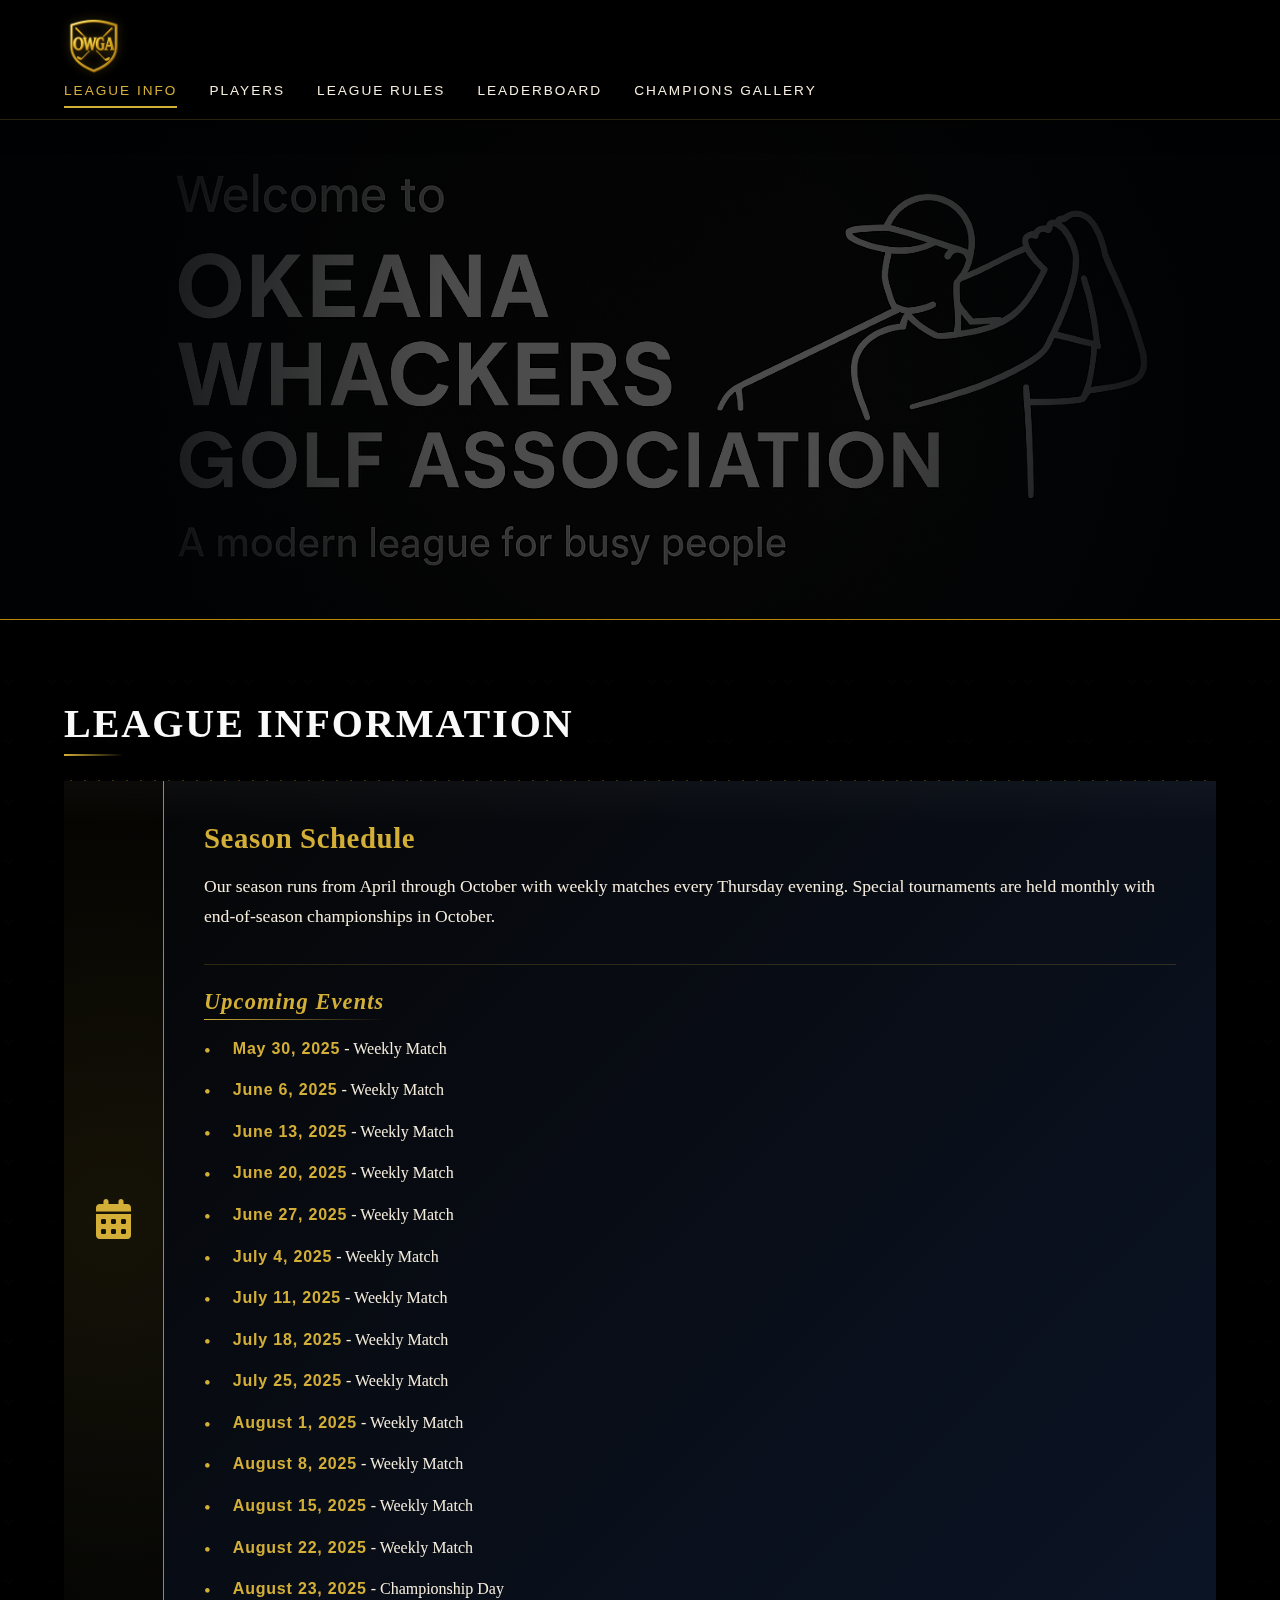
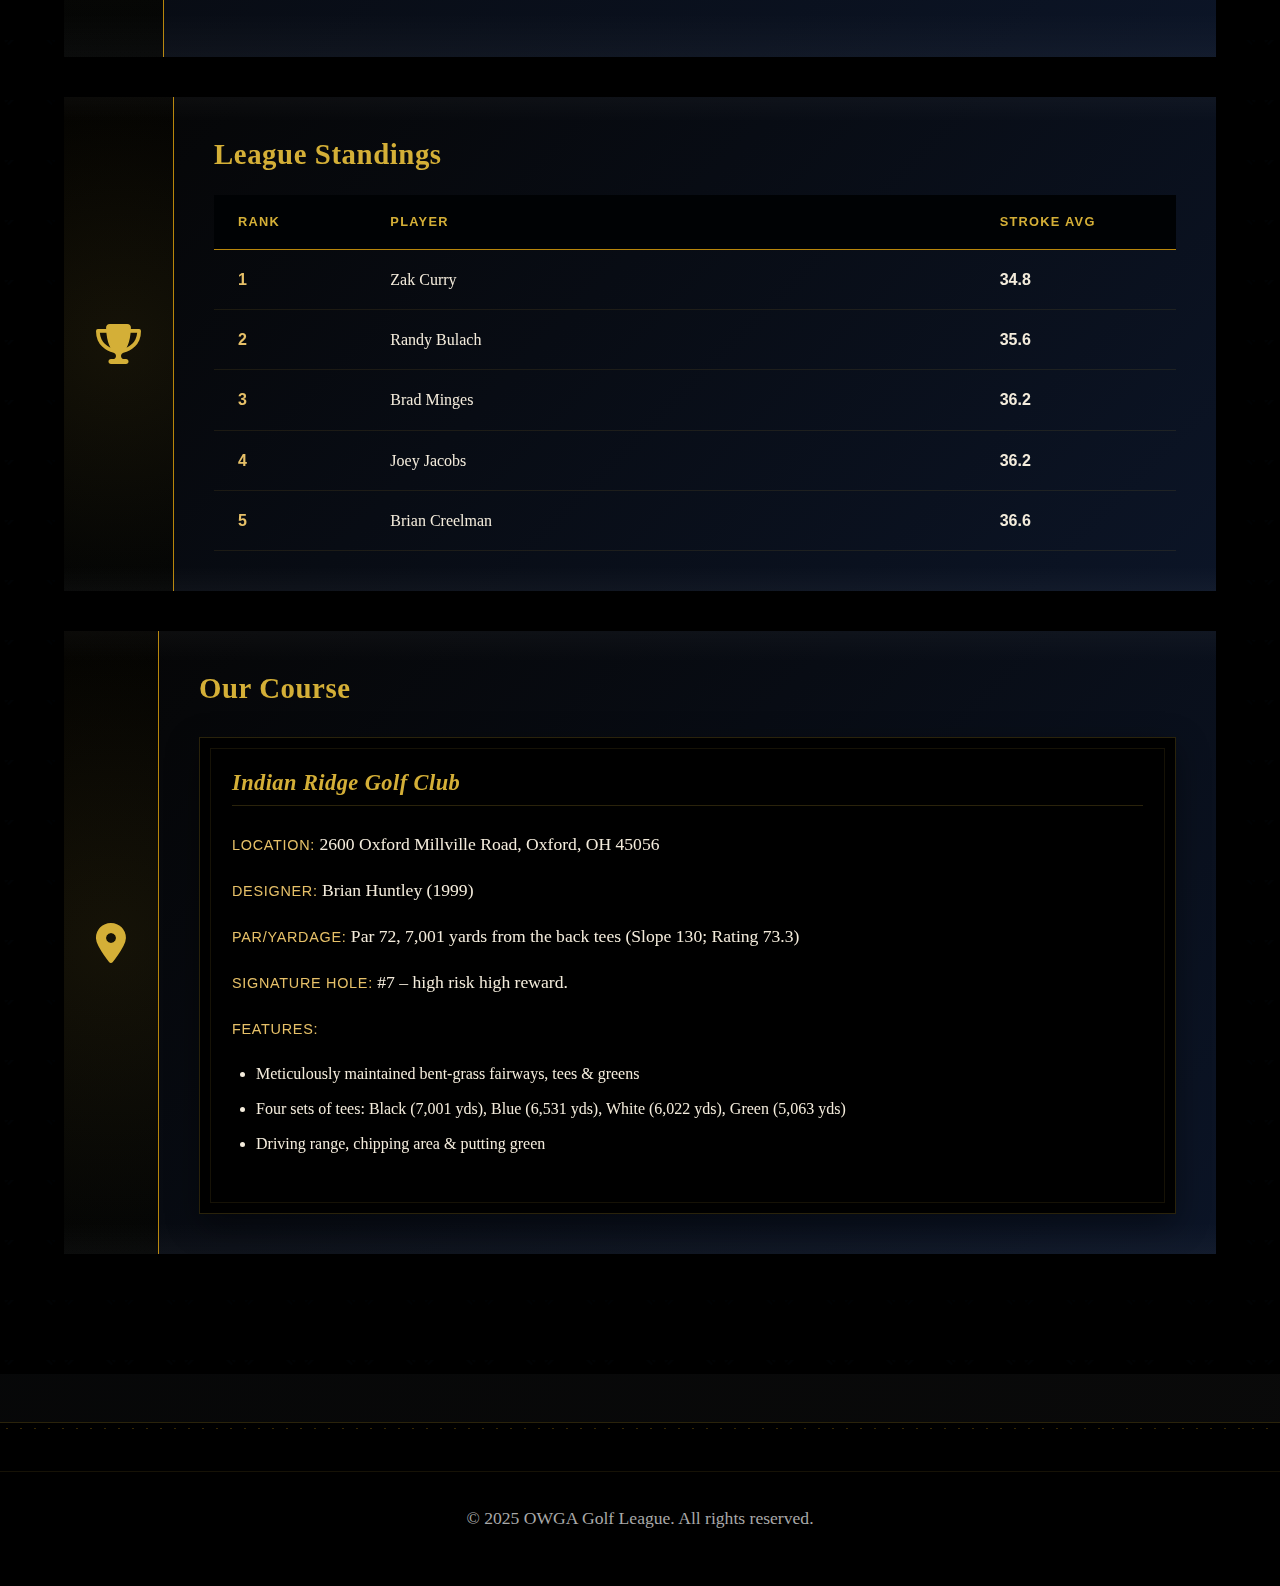
<file: index.html>
<!DOCTYPE html>
<html lang="en">
<head>
    <meta charset="UTF-8">
    <meta name="viewport" content="width=device-width, initial-scale=1.0">
    <title>OWGA Golf League - Home</title>
    <link rel="stylesheet" href="styles.css">
    <link rel="stylesheet" href="https://cdnjs.cloudflare.com/ajax/libs/font-awesome/6.4.0/css/all.min.css">
    <script src="scripts.js"></script>
</head>
<body>
    <div id="header"></div>

    <main>
        <section class="hero player-hero">
          </div>
        </section>
    </div>
        <section class="league-info">
            <h2>League Information</h2>

            <div class="info-card">
                <div class="card-icon">
                    <i class="fas fa-calendar-alt"></i>
                </div>
                <div class="card-content">
                    <h3>Season Schedule</h3>
                    <p>Our season runs from April through October with weekly matches every Thursday evening. Special tournaments are held monthly with end-of-season championships in October.</p>
                    <div class="upcoming-events">
                        <h4>Upcoming Events</h4>
                        <ul>
                            <li><span class="date">May 30, 2025</span> - Weekly Match</li>
                            <li><span class="date">June 6, 2025</span> - Weekly Match</li>
                            <li><span class="date">June 13, 2025</span> - Weekly Match</li>
                            <li><span class="date">June 20, 2025</span> - Weekly Match</li>
                            <li><span class="date">June 27, 2025</span> - Weekly Match</li>
                            <li><span class="date">July 4, 2025</span> - Weekly Match</li>
                            <li><span class="date">July 11, 2025</span> - Weekly Match</li>
                            <li><span class="date">July 18, 2025</span> - Weekly Match</li>
                            <li><span class="date">July 25, 2025</span> - Weekly Match</li>
                            <li><span class="date">August 1, 2025</span> - Weekly Match</li>
                            <li><span class="date">August 8, 2025</span> - Weekly Match</li>
                            <li><span class="date">August 15, 2025</span> - Weekly Match</li>
                            <li><span class="date">August 22, 2025</span> - Weekly Match</li>
                            <li><span class="date">August 23, 2025</span> - Championship Day</li>
                        </ul>
                    </div>

                </div>
            </div>

            <div class="info-card">
                <div class="card-icon">
                    <i class="fas fa-trophy"></i>
                </div>
                <div class="card-content">
                    <h3>League Standings</h3>
                    <div class="standings">
                        <div class="standings-header">
                            <span>Rank</span>
                            <span>Player</span>
                            <span>Stroke Avg</span>
                        </div>
                        <div class="standings-row">
                            <span>1</span>
                            <span>Zak Curry</span>
                            <span>34.8</span>
                        </div>
                        <div class="standings-row">
                            <span>2</span>
                            <span>Randy Bulach</span>
                            <span>35.6</span>
                        </div>
                        <div class="standings-row">
                            <span>3</span>
                            <span>Brad Minges</span>
                            <span>36.2</span>
                        </div>
                        <div class="standings-row">
                            <span>4</span>
                            <span>Joey Jacobs</span>
                            <span>36.2</span>
                        </div>
                        <div class="standings-row">
                            <span>5</span>
                            <span>Brian Creelman</span>
                            <span>36.6</span>
                        </div>
                    </div>
                </div>
            </div>

            <div class="info-card">
                <div class="card-icon">
                  <i class="fas fa-map-marker-alt"></i>
                </div>
                <div class="card-content">
                  <h3>Our Course</h3>
                  <div class="courses">
                    <div class="course">
                      <h4>Indian Ridge Golf Club</h4>
                      <p><strong>Location:</strong> 2600 Oxford Millville Road, Oxford, OH 45056</p>
                      <p><strong>Designer:</strong> Brian Huntley (1999)</p>
                      <p><strong>Par/Yardage:</strong> Par 72, 7,001 yards from the back tees (Slope 130; Rating 73.3)</p>
                      <p><strong>Signature Hole:</strong> #7 – high risk high reward.</p>
                      <p><strong>Features:</strong>
                         <ul>
                           <li>Meticulously maintained bent-grass fairways, tees & greens</li>
                           <li>Four sets of tees: Black (7,001 yds), Blue (6,531 yds), White (6,022 yds), Green (5,063 yds)</li>
                           <li>Driving range, chipping area & putting green</li>
                         </ul>
                      </p>
                    </div>
                  </div>
                </div>
              </div>
        </section>
    </main>
</body>
<div id="footer"></div>
</html>
</file>
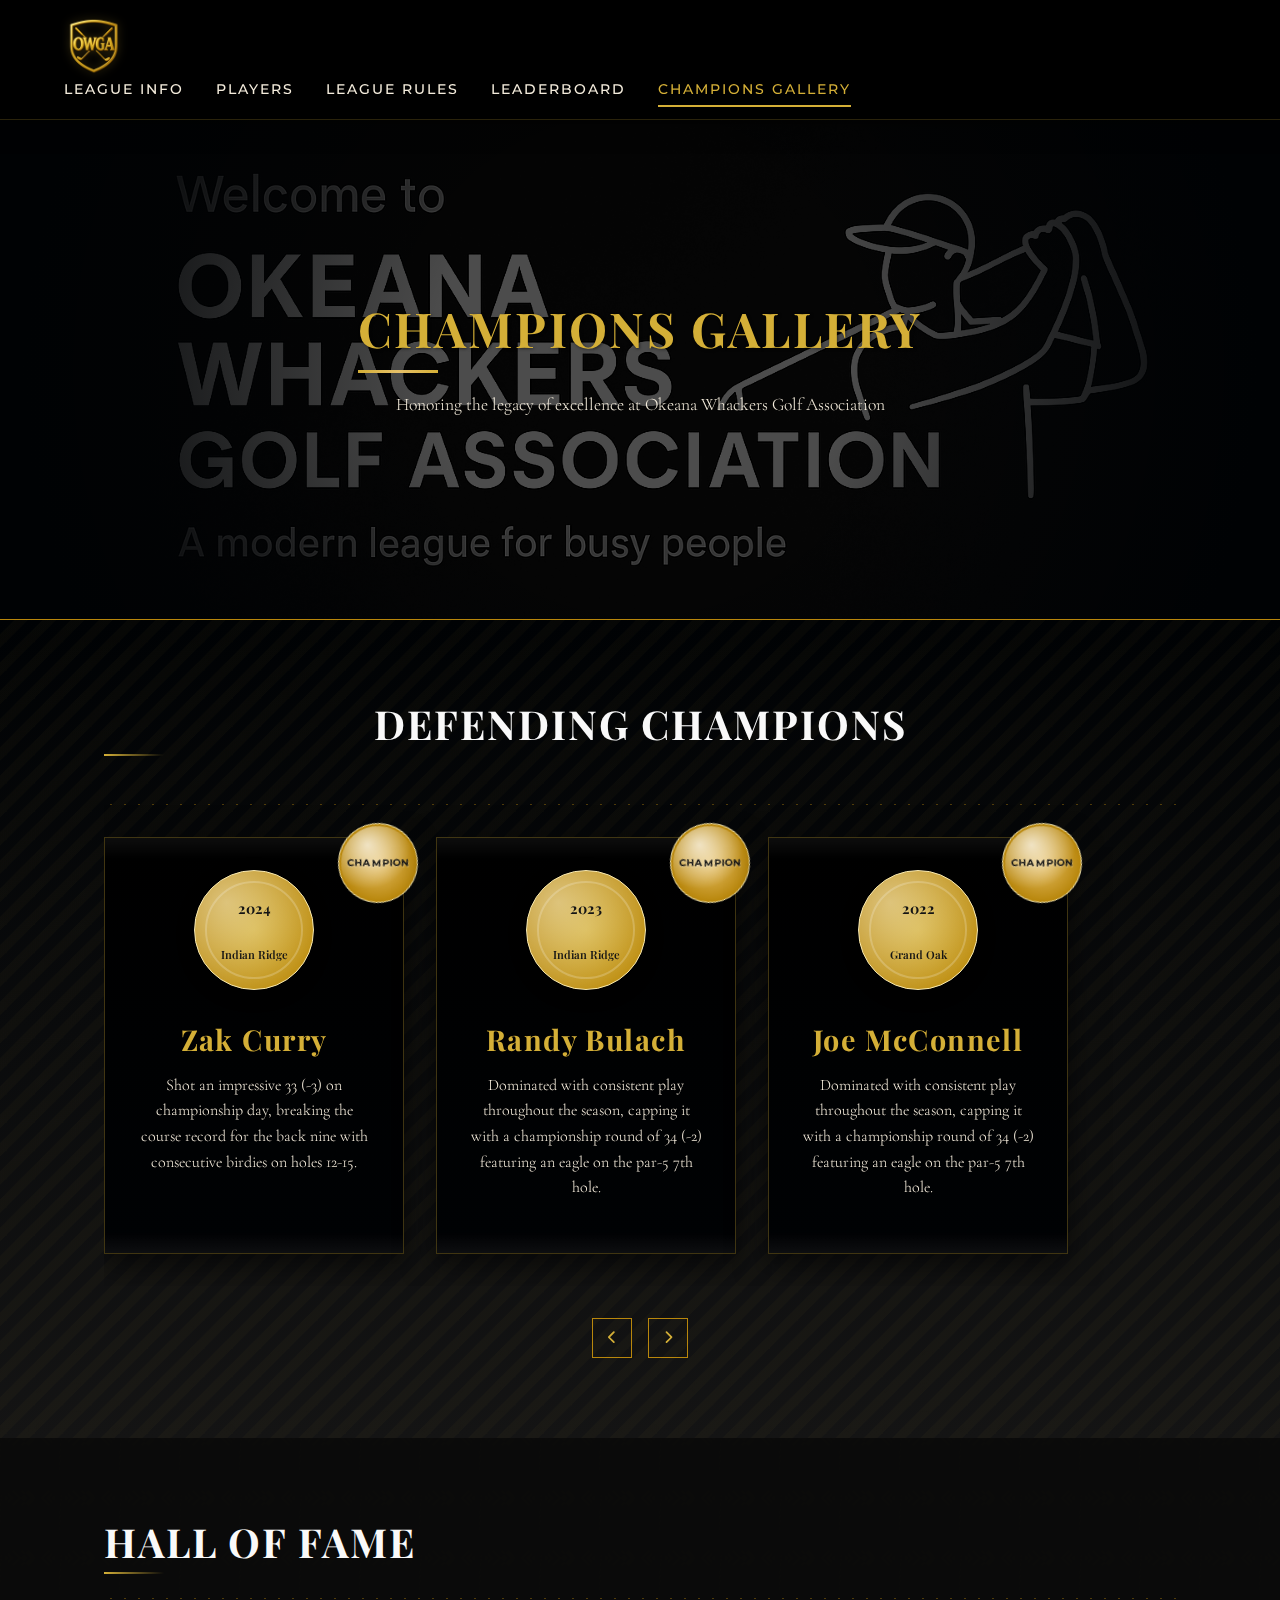
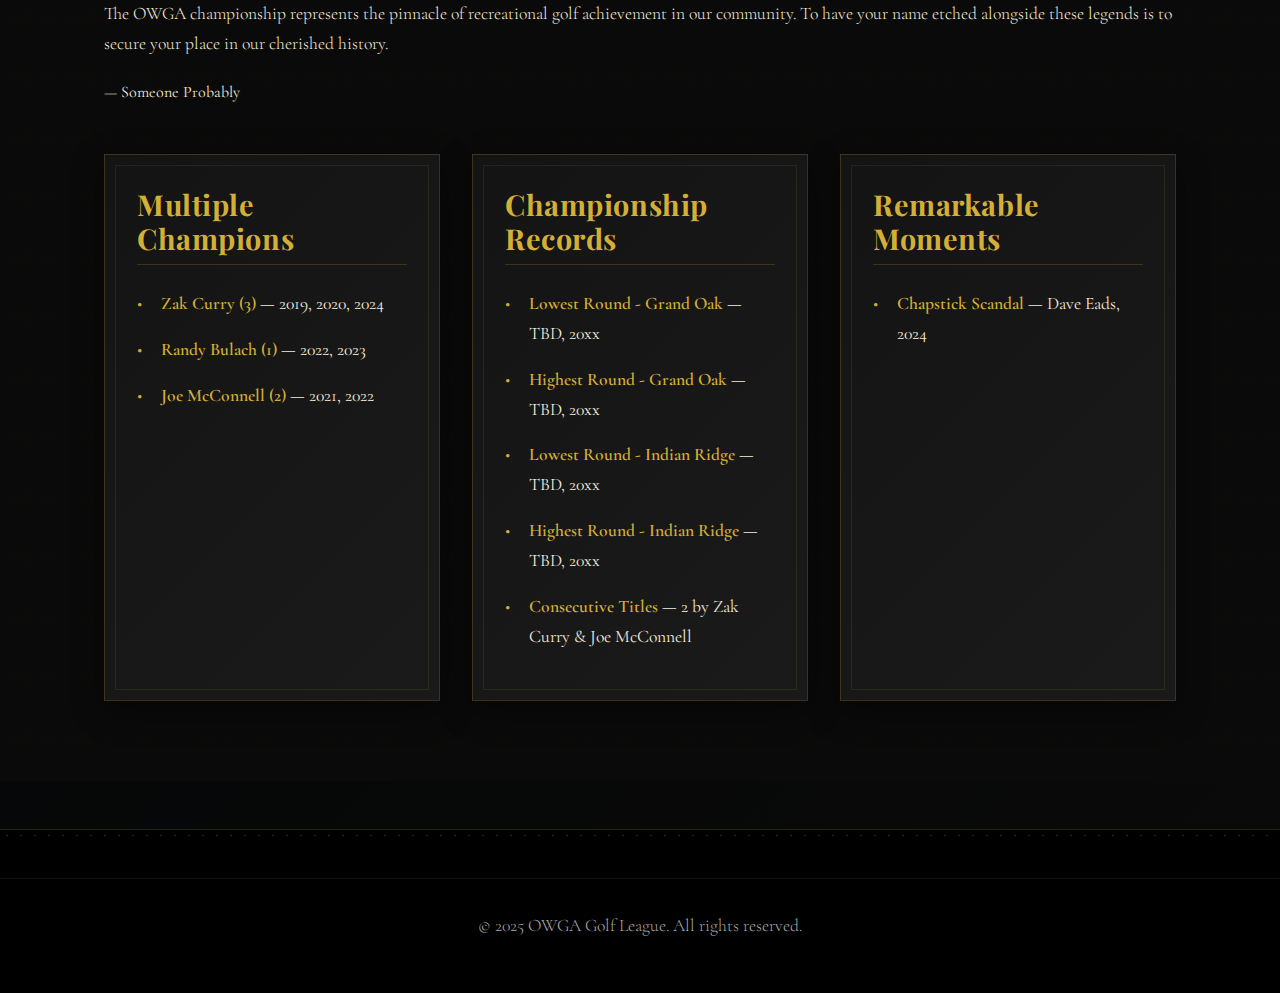
<file: champions.html>
<!DOCTYPE html>
<html lang="en">
<head>
    <meta charset="UTF-8">
    <meta name="viewport" content="width=device-width, initial-scale=1.0">
    <title>OWGA Golf League - Champions Gallery</title>
    <link rel="stylesheet" href="styles.css">
    <link rel="stylesheet" href="https://cdnjs.cloudflare.com/ajax/libs/font-awesome/6.4.0/css/all.min.css">
    <link href="https://fonts.googleapis.com/css2?family=Playfair+Display:ital,wght@0,400;0,700;1,400&family=Cormorant+Garamond:wght@300;400;600&family=Montserrat:wght@400;500;600;700&display=swap" rel="stylesheet">
    <script src="scripts.js"></script>
</head>
<body class="leather-border">
  <div id="header"></div>

    <main>
        <section class="hero">
            <div class="hero-content">
                <h1>Champions Gallery</h1>
                <p>Honoring the legacy of excellence at Okeana Whackers Golf Association</p>
            </div>
        </section>

        <section class="champions-gallery">
            <div class="container">
                <h2>Defending Champions</h2>

                <div class="champions-carousel">
                    <div class="champion-card defending-champion">
                        <div class="champion-badge">
                            <div class="champion-year">2024</div>
                            <div class="champion-course">Indian Ridge</div>
                        </div>
                        <h3 class="champion-name">Zak Curry</h3>
                        <p class="champion-details">Shot an impressive 33 (-3) on championship day, breaking the course record for the back nine with consecutive birdies on holes 12-15.</p>
                    </div>

                    <div class="champion-card defending-champion">
                        <div class="champion-badge">
                            <div class="champion-year">2023</div>
                            <div class="champion-course">Indian Ridge</div>
                        </div>
                        <h3 class="champion-name">Randy Bulach</h3>
                        <p class="champion-details">Dominated with consistent play throughout the season, capping it with a championship round of 34 (-2) featuring an eagle on the par-5 7th hole.</p>
                    </div>

                    <div class="champion-card defending-champion">
                      <div class="champion-badge">
                          <div class="champion-year">2022</div>
                          <div class="champion-course">Grand Oak</div>
                      </div>
                      <h3 class="champion-name">Joe McConnell</h3>
                      <p class="champion-details">Dominated with consistent play throughout the season, capping it with a championship round of 34 (-2) featuring an eagle on the par-5 7th hole.</p>
                  </div>

                </div>

                <div class="carousel-controls">
                    <button class="carousel-control carousel-prev">
                        <i class="fas fa-chevron-left"></i>
                    </button>
                    <button class="carousel-control carousel-next">
                        <i class="fas fa-chevron-right"></i>
                    </button>
                </div>
            </div>
        </section>

        <section class="hall-of-fame">
            <div class="container">
                <h2>Hall of Fame</h2>
                <div class="gold-divider"></div>

                <div class="testimonial">
                    <p>The OWGA championship represents the pinnacle of recreational golf achievement in our community. To have your name etched alongside these legends is to secure your place in our cherished history.</p>
                    <div class="testimonial-author">— Someone Probably</div>
                </div>

                <div class="hall-of-fame-grid">
                    <div class="hall-of-fame-card">
                        <h3>Multiple Champions</h3>
                        <ul>
                            <li><span class="gold-text">Zak Curry (3)</span> — 2019, 2020, 2024</li>
                            <li><span class="gold-text">Randy Bulach (1)</span> — 2022, 2023</li>
                            <li><span class="gold-text">Joe McConnell (2)</span> — 2021, 2022</li>
                        </ul>
                    </div>

                    <div class="hall-of-fame-card">
                        <h3>Championship Records</h3>
                        <ul>
                          <li><span class="gold-text">Lowest Round - Grand Oak</span> — TBD, 20xx</li>
                          <li><span class="gold-text">Highest Round - Grand Oak</span> — TBD, 20xx</li>
                          <li><span class="gold-text">Lowest Round - Indian Ridge</span> — TBD, 20xx</li>
                          <li><span class="gold-text">Highest Round - Indian Ridge</span> — TBD, 20xx</li>
                            <li><span class="gold-text">Consecutive Titles</span> — 2 by Zak Curry & Joe McConnell</li>
                        </ul>
                    </div>

                    <div class="hall-of-fame-card">
                        <h3>Remarkable Moments</h3>
                        <ul>
                            <li><span class="gold-text">Chapstick Scandal</span> — Dave Eads, 2024</li>
                        </ul>
                    </div>
                </div>

            </div>
        </section>
    </main>

    <div id="footer"></div>

    <style>
        /* Additional styles just for the Champions page */
        .hall-of-fame {
            background-color: var(--black-matte);
            padding: 5rem 0;
            position: relative;
        }

        .hall-of-fame::before {
            content: "";
            position: absolute;
            top: 0;
            left: 0;
            width: 100%;
            height: 100%;
            background-image: url("data:image/svg+xml,%3Csvg width='60' height='60' viewBox='0 0 60 60' xmlns='http://www.w3.org/2000/svg'%3E%3Cpath d='M54.627 0l.83.828-1.415 1.415L51.8 0h2.827zM5.373 0l-.83.828L5.96 2.243 8.2 0H5.374zM48.97 0l3.657 3.657-1.414 1.414L46.143 0h2.828zM11.03 0L7.372 3.657 8.787 5.07 13.857 0H11.03zm32.284 0L49.8 6.485 48.384 7.9l-7.9-7.9h2.83zm-24.596 0L12.143 6.485l1.415 1.414 7.9-7.9h-2.83zm16.97 0L29.8 6.485 28.384 7.9l-7.9-7.9h2.83zm-8.313 0L21.143 6.485l1.414 1.414 7.9-7.9h-2.83zm41.574 0l1.415 1.414-1.414 1.414-1.414-1.414h1.413zM1.415 0L0 1.414l1.414 1.414L2.83 1.414H1.414zM0 5.07l1.415 1.415-1.414 1.414L0 7.9V5.07zm0 5.657l1.415 1.414-1.414 1.415L0 13.556v-2.83zm0 5.657l1.415 1.414-1.414 1.414L0 19.213v-2.83zm0 5.657l1.415 1.415-1.414 1.414L0 24.87v-2.83zm60 7.07l-1.414 1.415L60 30l-1.414 1.414 1.414 1.414L60 30v2.828zm0-5.656l-1.414 1.414L60 24.43l-1.414 1.414 1.414 1.414L60 24.43v2.828zm0-5.657l-1.414 1.414L60 18.77l-1.414 1.415 1.414 1.414L60 18.77v2.83zm0-5.657l-1.414 1.414L60 13.114l-1.414 1.414 1.414 1.414L60 13.114v2.83zM54.627 60l.83-.828-1.415-1.415L51.8 60h2.827zm-49.254 0l-.83-.828L5.96 57.757 8.2 60H5.374zm43.597 0l3.657-3.657-1.414-1.414L46.143 60h2.828zm-37.94 0L7.372 56.343 8.787 54.93 13.857 60H11.03zm32.284 0L49.8 53.515l-1.415-1.414-7.9 7.9h2.83zm-24.596 0l-6.575-6.485 1.415-1.414 7.9 7.9h-2.83zm16.97 0L29.8 53.515l-1.415-1.414-7.9 7.9h2.83zm-8.313 0l-6.444-6.485 1.414-1.414 7.9 7.9h-2.83zM1.415 60L0 58.586l1.414-1.414 1.414 1.414H1.414z' fill='%23d4af37' fill-opacity='0.03' fill-rule='evenodd'/%3E%3C/svg%3E");
            opacity: 0.2;
        }

        .hall-of-fame-grid {
            display: grid;
            grid-template-columns: repeat(auto-fit, minmax(300px, 1fr));
            gap: 2rem;
            margin-top: 3rem;
        }

        .hall-of-fame-card {
            background: linear-gradient(135deg, var(--black-rich) 0%, var(--black-gloss) 100%);
            padding: 2rem;
            border: 1px solid rgba(212, 175, 55, 0.2);
            box-shadow: 0 10px 30px rgba(0, 0, 0, 0.4);
            position: relative;
        }

        .hall-of-fame-card::before {
            content: "";
            position: absolute;
            top: 10px;
            left: 10px;
            right: 10px;
            bottom: 10px;
            border: 1px solid rgba(212, 175, 55, 0.1);
            pointer-events: none;
        }

        .hall-of-fame-card h3 {
            margin-bottom: 1.5rem;
            padding-bottom: 0.5rem;
            border-bottom: 1px solid rgba(212, 175, 55, 0.2);
        }

        .hall-of-fame-card ul {
            list-style: none;
        }

        .hall-of-fame-card li {
            margin-bottom: 1rem;
            font-family: var(--serif-body);
            font-size: 1.1rem;
            position: relative;
            padding-left: 1.5rem;
        }

        .hall-of-fame-card li::before {
            content: "•";
            position: absolute;
            left: 0;
            color: var(--gold-bright);
        }

        .gold-text {
            color: var(--gold-bright);
            font-weight: 600;
        }

        .membership-cta {
            margin-top: 5rem;
            padding: 3rem;
            background: linear-gradient(135deg, var(--leather-dark) 0%, var(--black-rich) 100%);
            text-align: center;
            position: relative;
            border: 1px solid var(--gold-rich);
            box-shadow: 0 15px 40px rgba(0, 0, 0, 0.5);
        }

        .membership-cta::before {
            content: "";
            position: absolute;
            top: 10px;
            left: 10px;
            right: 10px;
            bottom: 10px;
            border: 1px solid rgba(212, 175, 55, 0.3);
            pointer-events: none;
            background-image:
                linear-gradient(45deg, transparent 65%, var(--gold-pale) 65%, var(--gold-pale) 70%, transparent 70%),
                linear-gradient(-45deg, transparent 65%, var(--gold-pale) 65%, var(--gold-pale) 70%, transparent 70%);
            background-size: 6px 6px;
            background-position: 0 0, 3px 3px;
            opacity: 0.1;
        }

        .membership-cta h3 {
            color: var(--gold-bright);
            margin-bottom: 1.5rem;
        }

        .membership-cta p {
            max-width: 800px;
            margin: 0 auto 2rem;
            font-size: 1.2rem;
            line-height: 1.7;
        }
    </style>
</body>
</html>
</file>
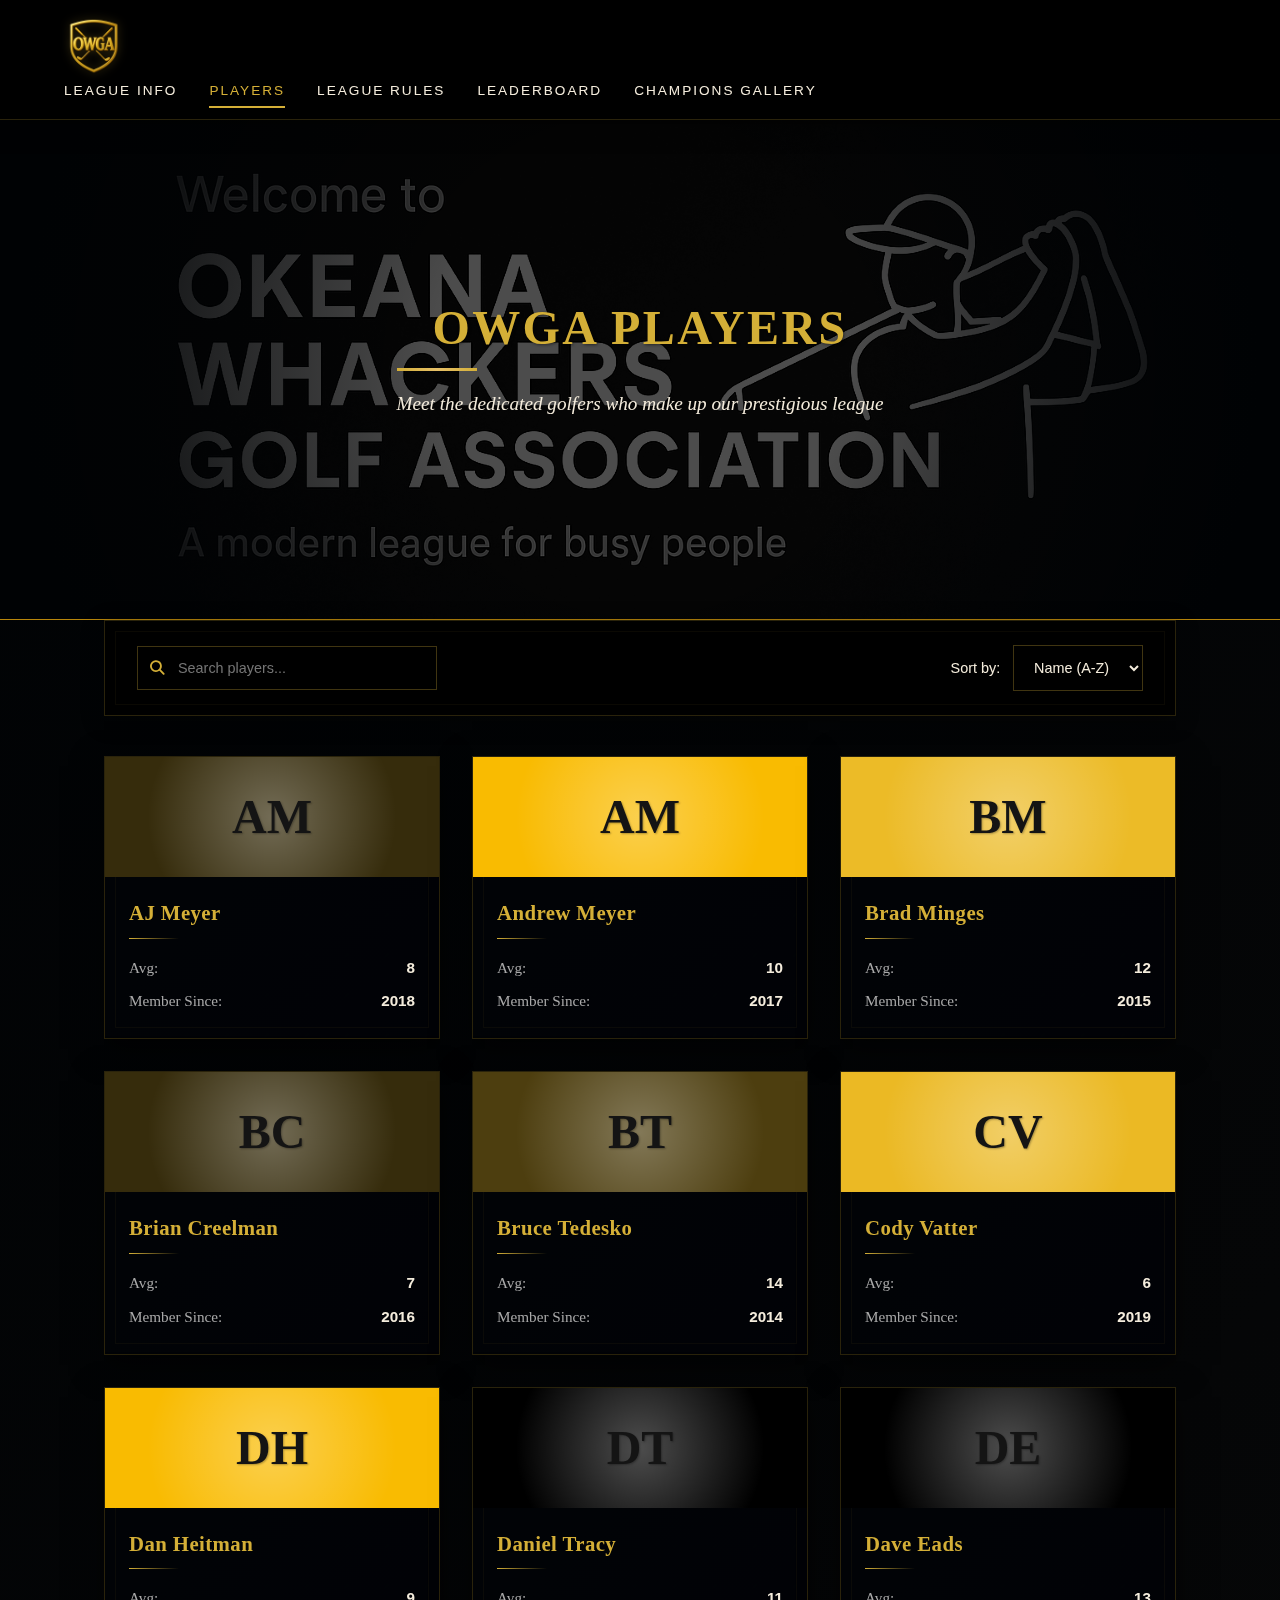
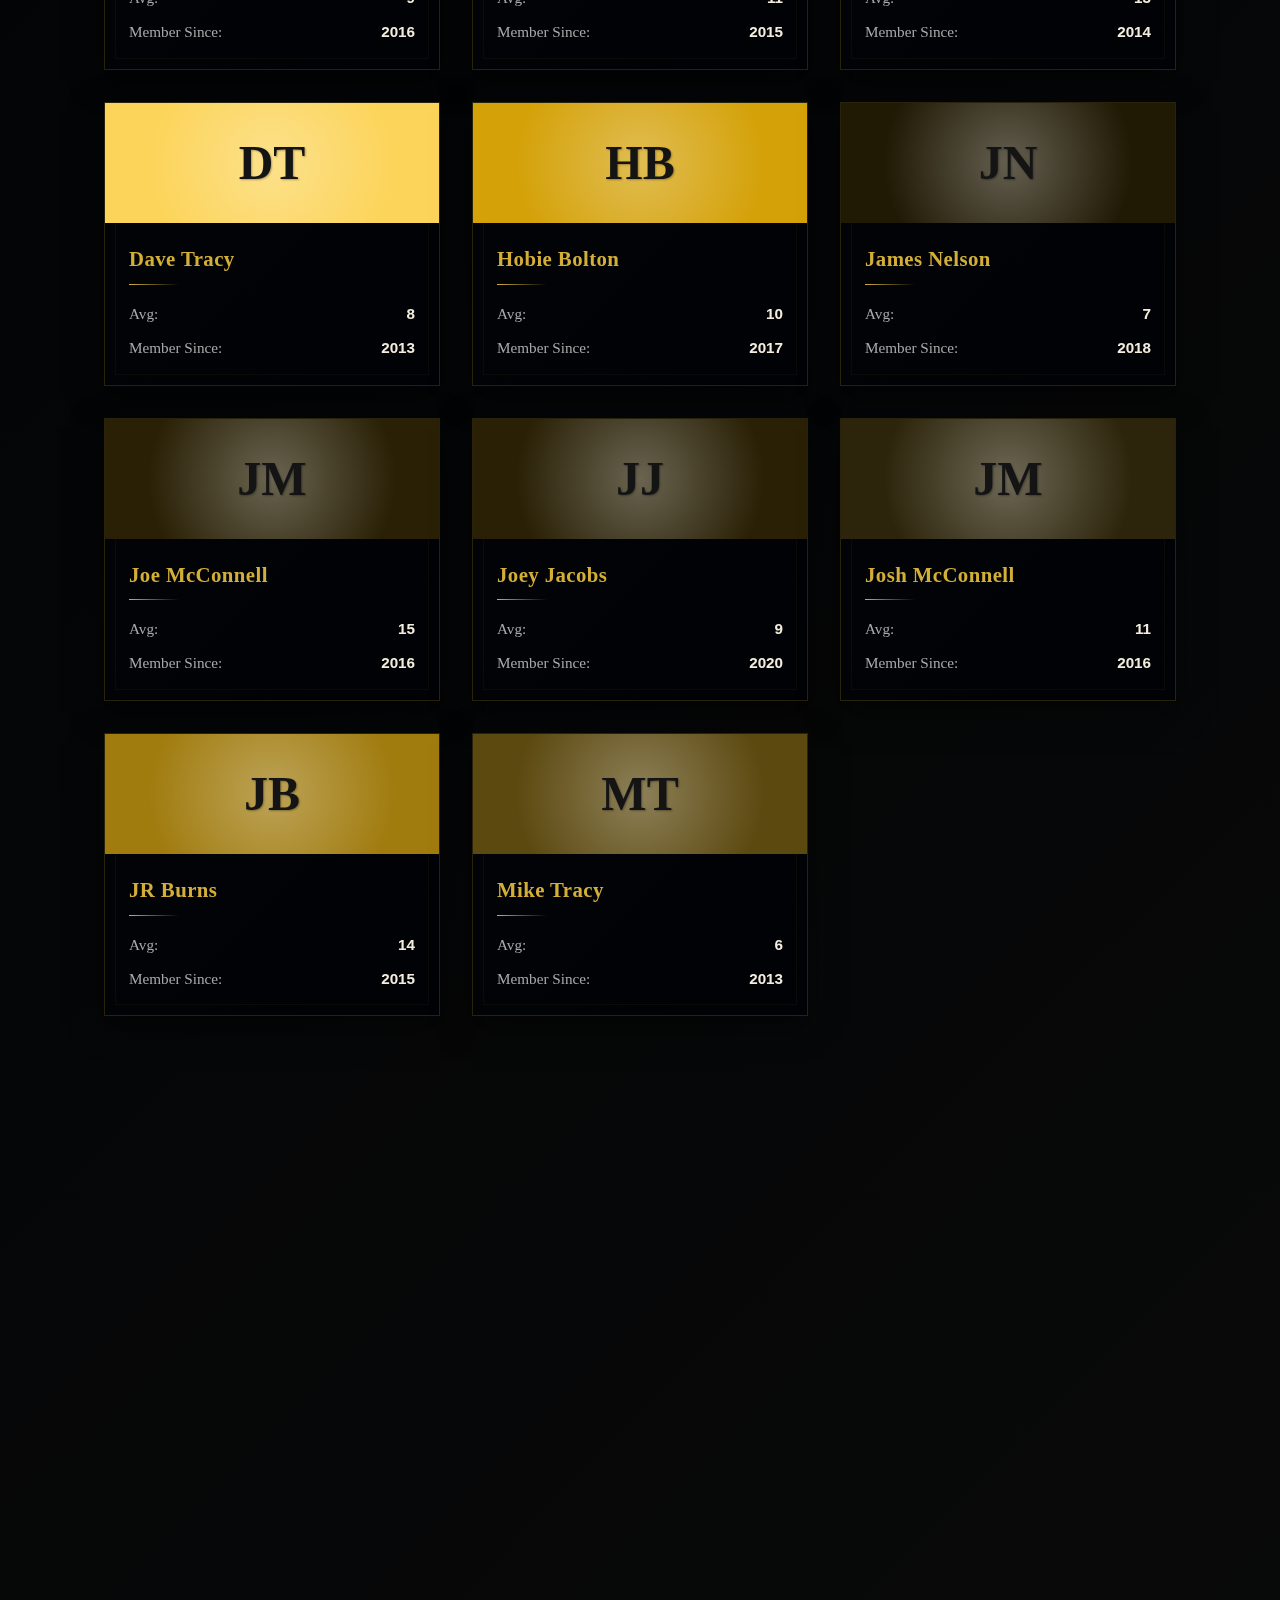
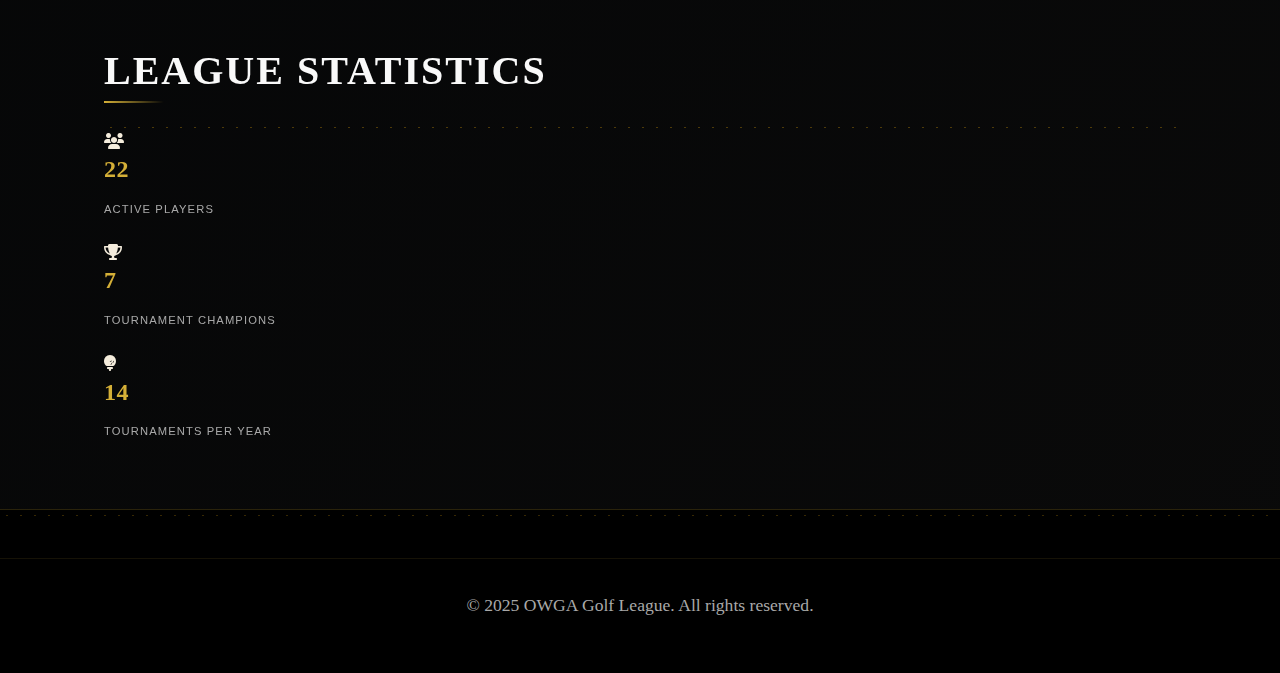
<file: players.html>
<!DOCTYPE html>
<html lang="en">
<head>
    <meta charset="UTF-8">
    <meta name="viewport" content="width=device-width, initial-scale=1.0">
    <title>OWGA Golf League - Players</title>
    <link rel="stylesheet" href="styles.css">
    <link rel="stylesheet" href="https://cdnjs.cloudflare.com/ajax/libs/font-awesome/6.4.0/css/all.min.css">
    <script src="scripts.js"></script>
</head>
<body>
  <div id="header"></div>
  <main>
    <section class="hero player-hero">
      <div class="hero-content">
        <h1>OWGA Players</h1>
        <p>Meet the dedicated golfers who make up our prestigious league</p>
      </div>
    </section>

    <section class="players-section container">
      <div class="player-controls">
        <div class="search-container">
          <input type="text" id="playerSearch" placeholder="Search players..." class="player-search">
          <i class="fas fa-search search-icon"></i>
        </div>
        <div class="sort-container">
          <span>Sort by: </span>
          <select id="playerSort" class="player-sort">
            <option value="nameAsc">Name (A-Z)</option>
            <option value="nameDesc">Name (Z-A)</option>
          </select>
        </div>
      </div>

      <div class="players-grid" id="playersGrid">
        <!-- Player cards will be generated via JavaScript -->
      </div>

      <div id="noResults" class="no-results" style="display: none;">
        <p>No players found matching your search criteria.</p>
      </div>
    </section>

    <section class="player-stats container">
      <h2>League Statistics</h2>
      <div class="stats-cards">
        <div class="stat-card">
          <div class="stat-icon">
            <i class="fas fa-users"></i>
          </div>
          <div class="stat-content">
            <h3 class="stat-value" id="playerCount">22</h3>
            <p class="stat-label">Active Players</p>
          </div>
        </div>

        <div class="stat-card">
          <div class="stat-icon">
            <i class="fas fa-trophy"></i>
          </div>
          <div class="stat-content">
            <h3 class="stat-value">7</h3>
            <p class="stat-label">Tournament Champions</p>
          </div>
        </div>

        <div class="stat-card">
          <div class="stat-icon">
            <i class="fas fa-golf-ball"></i>
          </div>
          <div class="stat-content">
            <h3 class="stat-value">14</h3>
            <p class="stat-label">Tournaments Per Year</p>
          </div>
        </div>
      </div>
    </section>
  </main>
  <div id="footer"></div>

</body>
</html>
</file>
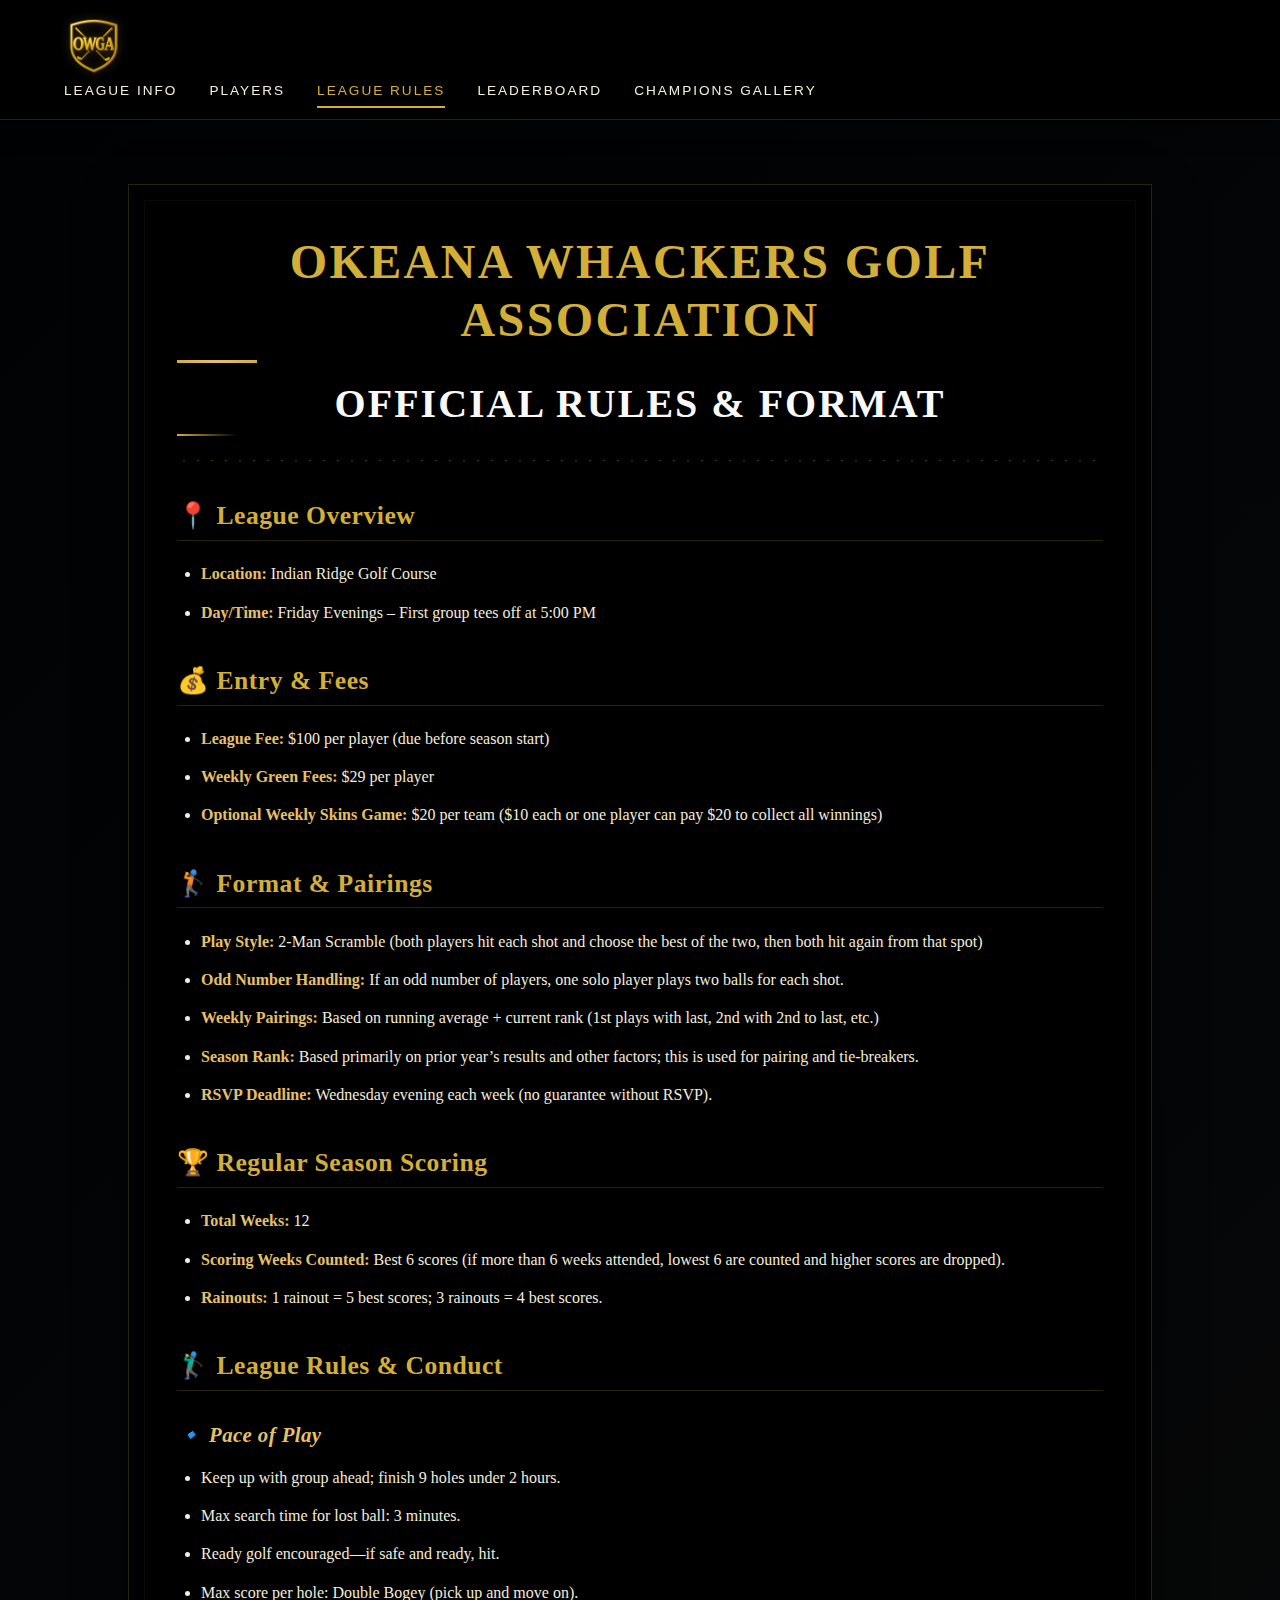
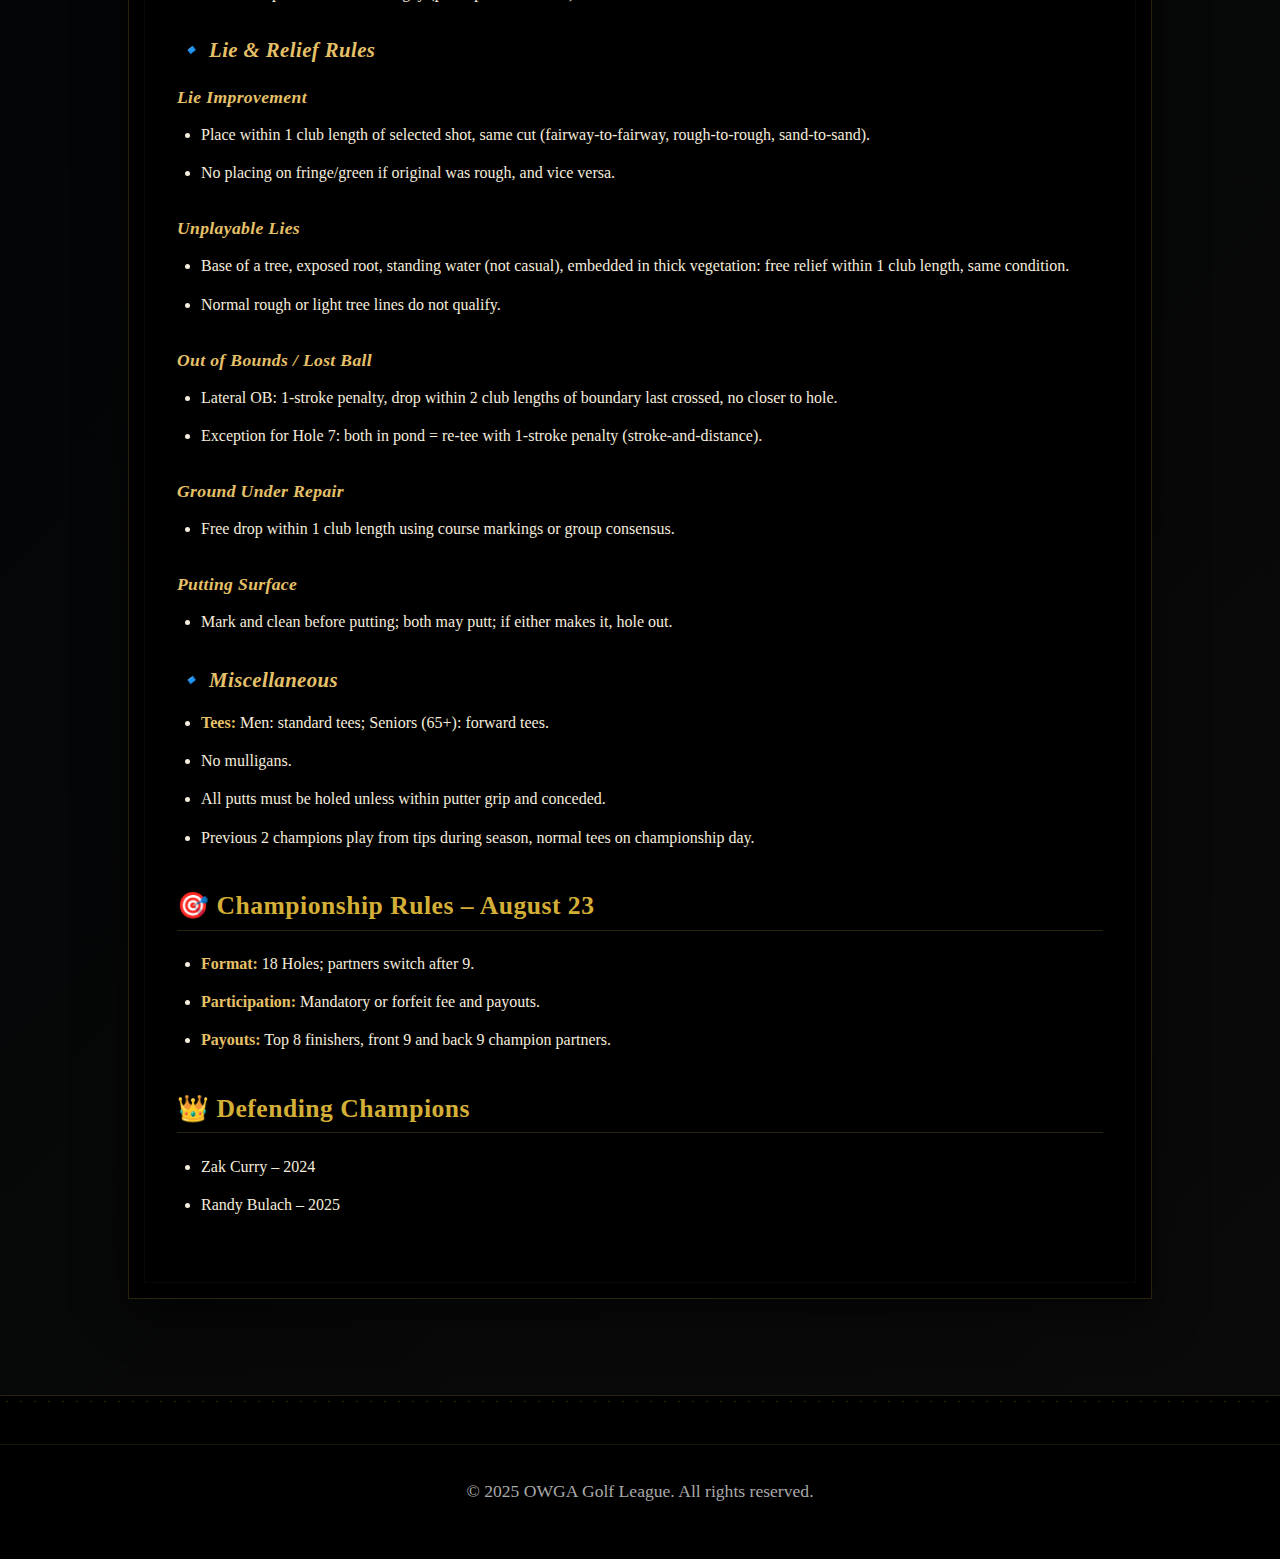
<file: rules.html>
<!DOCTYPE html>
<html lang="en">
<head>
    <meta charset="UTF-8">
    <meta name="viewport" content="width=device-width, initial-scale=1.0">
    <title>OWGA Golf League - Rules</title>
    <link rel="stylesheet" href="styles.css">
    <link rel="stylesheet" href="https://cdnjs.cloudflare.com/ajax/libs/font-awesome/6.4.0/css/all.min.css">
    <script src="scripts.js"></script>
</head>
<body>
  <div id="header"></div>

  <main class="rules-content">
    <section>
      <h1>Okeana Whackers Golf Association</h1>
      <h2>Official Rules &amp; Format</h2>
      <h3>📍 League Overview</h3>
      <ul>
        <li><strong>Location:</strong> Indian Ridge Golf Course</li>
        <li><strong>Day/Time:</strong> Friday Evenings &ndash; First group tees off at 5:00 PM</li>
      </ul>

      <h3>💰 Entry &amp; Fees</h3>
      <ul>
        <li><strong>League Fee:</strong> $100 per player (due before season start)</li>
        <li><strong>Weekly Green Fees:</strong> $29 per player</li>
        <li><strong>Optional Weekly Skins Game:</strong> $20 per team ($10 each or one player can pay $20 to collect all winnings)</li>
      </ul>

      <h3>🏌️ Format &amp; Pairings</h3>
      <ul>
        <li><strong>Play Style:</strong> 2-Man Scramble (both players hit each shot and choose the best of the two, then both hit again from that spot)</li>
        <li><strong>Odd Number Handling:</strong> If an odd number of players, one solo player plays two balls for each shot.</li>
        <li><strong>Weekly Pairings:</strong> Based on running average + current rank (1st plays with last, 2nd with 2nd to last, etc.)</li>
        <li><strong>Season Rank:</strong> Based primarily on prior year’s results and other factors; this is used for pairing and tie-breakers.</li>
        <li><strong>RSVP Deadline:</strong> Wednesday evening each week (no guarantee without RSVP).</li>
      </ul>

      <h3>🏆 Regular Season Scoring</h3>
      <ul>
        <li><strong>Total Weeks:</strong> 12</li>
        <li><strong>Scoring Weeks Counted:</strong> Best 6 scores (if more than 6 weeks attended, lowest 6 are counted and higher scores are dropped).</li>
        <li><strong>Rainouts:</strong> 1 rainout = 5 best scores; 3 rainouts = 4 best scores.</li>
      </ul>

      <h3>🏌️‍♂️ League Rules &amp; Conduct</h3>
      <h4>🔹 Pace of Play</h4>
      <ul>
        <li>Keep up with group ahead; finish 9 holes under 2 hours.</li>
        <li>Max search time for lost ball: 3 minutes.</li>
        <li>Ready golf encouraged—if safe and ready, hit.</li>
        <li>Max score per hole: Double Bogey (pick up and move on).</li>
      </ul>

      <h4>🔹 Lie &amp; Relief Rules</h4>
      <h5>Lie Improvement</h5>
      <ul>
        <li>Place within 1 club length of selected shot, same cut (fairway-to-fairway, rough-to-rough, sand-to-sand).</li>
        <li>No placing on fringe/green if original was rough, and vice versa.</li>
      </ul>
      <h5>Unplayable Lies</h5>
      <ul>
        <li>Base of a tree, exposed root, standing water (not casual), embedded in thick vegetation: free relief within 1 club length, same condition.</li>
        <li>Normal rough or light tree lines do not qualify.</li>
      </ul>
      <h5>Out of Bounds / Lost Ball</h5>
      <ul>
        <li>Lateral OB: 1-stroke penalty, drop within 2 club lengths of boundary last crossed, no closer to hole.</li>
        <li>Exception for Hole 7: both in pond = re-tee with 1-stroke penalty (stroke-and-distance).</li>
      </ul>
      <h5>Ground Under Repair</h5>
      <ul>
        <li>Free drop within 1 club length using course markings or group consensus.</li>
      </ul>
      <h5>Putting Surface</h5>
      <ul>
        <li>Mark and clean before putting; both may putt; if either makes it, hole out.</li>
      </ul>

      <h4>🔹 Miscellaneous</h4>
      <ul>
        <li><strong>Tees:</strong> Men: standard tees; Seniors (65+): forward tees.</li>
        <li>No mulligans.</li>
        <li>All putts must be holed unless within putter grip and conceded.</li>
        <li>Previous 2 champions play from tips during season, normal tees on championship day.</li>
      </ul>

      <h3>🎯 Championship Rules – August 23</h3>
      <ul>
        <li><strong>Format:</strong> 18 Holes; partners switch after 9.</li>
        <li><strong>Participation:</strong> Mandatory or forfeit fee and payouts.</li>
        <li><strong>Payouts:</strong> Top 8 finishers, front 9 and back 9 champion partners.</li>
      </ul>
      <h3>👑 Defending Champions</h3>
      <ul>
        <li>Zak Curry – 2024</li>
        <li>Randy Bulach – 2025</li>
      </ul>
    </section>
  </main>

  <div id="footer"></div>
</body>
</html>
</file>
<file: styles.css>
/* OWGA Golf League - Luxurious Blue & Gold Stylesheet */
/* Prestigious, sleek aesthetic with blue gradient and gold accents */

/* Base Styles & Variables */
:root {
  --blue-dark: #000204;      /* Dark blue background */
  --blue-rich: #000000;      /* Secondary blue */
  --blue-medium: #000000;    /* Slightly lighter blue */
  --gold-bright: #d4af37;    /* Bright gold */
  --gold-rich: #b8860b;      /* Rich gold */
  --gold-pale: #e6c068;      /* Light gold */
  --gold-shine: #f8e9b0;     /* Highlight gold */
  --black-matte: #0a0a0a;    /* Matte black */
  --black-rich: #141414;     /* Secondary black */
  --black-gloss: #1a1a1a;    /* Slightly lighter black */
  --text-white: #f9f9f9;     /* White text */
  --text-cream: #f4ecdc;     /* Cream text */
  --text-muted: #a9a9a9;     /* Muted gray text */
  --serif-display: 'Playfair Display', 'Times New Roman', serif;
  --serif-body: 'Cormorant Garamond', 'Baskerville', serif;
  --sans: 'Montserrat', 'Helvetica Neue', sans-serif;
}

/* Global Reset */
* {
  margin: 0;
  padding: 0;
  box-sizing: border-box;
}

html {
  font-size: 16px;
  scroll-behavior: smooth;
}

body {
  font-family: var(--serif-body);
  background-color: var(--blue-dark);
  background: linear-gradient(135deg, var(--blue-dark) 0%, var(--black-matte) 100%);
  color: var(--text-cream);
  line-height: 1.7;
  position: relative;
  }

.course::before {
  content: "";
  position: absolute;
  top: 10px;
  left: 10px;
  right: 10px;
  bottom: 10px;
  border: 1px solid rgba(212, 175, 55, 0.1);
  pointer-events: none;
}

.course h4 {
  color: var(--gold-bright);
  margin-bottom: 1.5rem;
  padding-bottom: 0.5rem;
  border-bottom: 1px solid rgba(212, 175, 55, 0.2);
}

.course p {
  margin-bottom: 1rem;
}

.course strong {
  color: var(--gold-pale);
  font-family: var(--sans);
  font-size: 0.9rem;
  letter-spacing: 0.05em;
  text-transform: uppercase;
}

.course ul {
  margin-left: 1.5rem;
  margin-bottom: 1.5rem;
}

.course li {
  margin-bottom: 0.5rem;
}

/* Players List */
.player-list {
  padding: 3rem;
  background: var(--blue-medium);
  border: 1px solid rgba(212, 175, 55, 0.2);
  box-shadow: 0 10px 30px rgba(0, 0, 0, 0.4);
  position: relative;
  overflow: hidden;
}

.player-list::before {
  content: "";
  position: absolute;
  top: 0;
  left: 0;
  width: 100%;
  height: 100%;
  background-image:
    linear-gradient(135deg,
      rgba(212, 175, 55, 0.05) 25%,
      transparent 25%,
      transparent 50%,
      rgba(212, 175, 55, 0.05) 50%,
      rgba(212, 175, 55, 0.05) 75%,
      transparent 75%,
      transparent
    );
  background-size: 40px 40px;
  opacity: 0.3;
  z-index: 0;
}

.player-list ul {
  list-style: none;
  columns: 3;
  column-gap: 3rem;
  position: relative;
  z-index: 1;
}

.player-list li {
  padding: 0.8rem 0;
  border-bottom: 1px solid rgba(212, 175, 55, 0.1);
  font-family: var(--serif-body);
  font-size: 1.1rem;
  break-inside: avoid;
  position: relative;
  padding-left: 1.5rem;
}

.player-list li::before {
  content: "•";
  position: absolute;
  left: 0;
  color: var(--gold-bright);
}

/* Rules Page */
.rules-content {
  padding: 4rem 10%;
  max-width: 1400px;
  margin: 0 auto;
}

.rules-content section {
  background-color: var(--blue-medium);
  padding: 3rem;
  position: relative;
  box-shadow: 0 15px 40px rgba(0, 0, 0, 0.5);
  border: 1px solid rgba(212, 175, 55, 0.2);
  margin-bottom: 2rem;
}

.rules-content section::before {
  content: "";
  position: absolute;
  top: 15px;
  left: 15px;
  right: 15px;
  bottom: 15px;
  border: 1px solid rgba(212, 175, 55, 0.05);
  pointer-events: none;
}

.rules-content h1,
.rules-content h2 {
  text-align: center;
}

.rules-content h3 {
  font-size: 1.6rem;
  margin-top: 2.5rem;
  margin-bottom: 1.2rem;
  padding-bottom: 0.5rem;
  border-bottom: 1px solid rgba(212, 175, 55, 0.2);
}

.rules-content h4 {
  font-size: 1.3rem;
  color: var(--gold-pale);
  margin-top: 2rem;
  margin-bottom: 1rem;
}

.rules-content h5 {
  font-size: 1.1rem;
  color: var(--gold-pale);
  margin-top: 1.5rem;
  margin-bottom: 0.8rem;
  font-style: italic;
}

.rules-content ul {
  margin-left: 1.5rem;
  margin-bottom: 2rem;
}

.rules-content li {
  margin-bottom: 0.7rem;
  position: relative;
}

.rules-content li strong {
  color: var(--gold-pale);
}

/* Footer */
#footer {
  background-color: var(--blue-rich);
  position: relative;
  border-top: 1px solid rgba(212, 175, 55, 0.2);
  padding-top: 3rem;
}

#footer::before {
  content: "";
  position: absolute;
  top: 5px;
  left: 0;
  width: 100%;
  height: 1px;
  background: linear-gradient(90deg,
    transparent, transparent 6px,
    var(--gold-rich) 6px, var(--gold-rich) 8px,
    transparent 8px, transparent 14px);
  background-size: 14px 1px;
  opacity: 0.3;
}

#footer > div {
  padding: 2rem 5%;
}

.footer-content {
  display: flex;
  flex-wrap: wrap;
  justify-content: space-between;
  gap: 3rem;
  margin-bottom: 3rem;
}

.footer-logo {
  flex: 0 0 250px;
}

.footer-logo .logo {
  max-width: 180px;
  margin-bottom: 1.5rem;
}

.footer-bottom {
  text-align: center;
  padding: 1.5rem 0;
  border-top: 1px solid rgba(212, 175, 55, 0.1);
  font-family: var(--sans);
  font-size: 0.9rem;
  color: var(--text-muted);
}

/* Hall of Fame Styles */
.hall-of-fame {
  background-color: var(--blue-dark);
  padding: 5rem 0;
  position: relative;
}

.hall-of-fame::before {
  content: "";
  position: absolute;
  top: 0;
  left: 0;
  width: 100%;
  height: 100%;
  background-image: url("data:image/svg+xml,%3Csvg width='60' height='60' viewBox='0 0 60 60' xmlns='http://www.w3.org/2000/svg'%3E%3Cpath d='M54.627 0l.83.828-1.415 1.415L51.8 0h2.827zM5.373 0l-.83.828L5.96 2.243 8.2 0H5.374z' fill='%232c5a9e' fill-opacity='0.03' fill-rule='evenodd'/%3E%3C/svg%3E");
  opacity: 0.2;
}

.hall-of-fame-grid {
  display: grid;
  grid-template-columns: repeat(auto-fit, minmax(300px, 1fr));
  gap: 2rem;
  margin-top: 3rem;
}

.hall-of-fame-card {
  background: linear-gradient(135deg, var(--blue-rich) 0%, var(--blue-dark) 100%);
  padding: 2rem;
  border: 1px solid rgba(212, 175, 55, 0.2);
  box-shadow: 0 10px 30px rgba(0, 0, 0, 0.4);
  position: relative;
}

.hall-of-fame-card::before {
  content: "";
  position: absolute;
  top: 10px;
  left: 10px;
  right: 10px;
  bottom: 10px;
  border: 1px solid rgba(212, 175, 55, 0.1);
  pointer-events: none;
}

.hall-of-fame-card h3 {
  margin-bottom: 1.5rem;
  padding-bottom: 0.5rem;
  border-bottom: 1px solid rgba(212, 175, 55, 0.2);
}

.hall-of-fame-card ul {
  list-style: none;
}

.hall-of-fame-card li {
  margin-bottom: 1rem;
  font-family: var(--serif-body);
  font-size: 1.1rem;
  position: relative;
  padding-left: 1.5rem;
}

.hall-of-fame-card li::before {
  content: "•";
  position: absolute;
  left: 0;
  color: var(--gold-bright);
}

.gold-text {
  color: var(--gold-bright);
  font-weight: 600;
}

/* Player-specific styles */
.player-hero {
  background-position: center center;
  min-height: 400px;
}

.player-hero .hero-content p {
  color: var(--text-cream);
  font-size: 1.2rem;
  margin-top: 1rem;
  font-family: var(--serif-body);
  font-style: italic;
  max-width: 600px;
  margin-left: auto;
  margin-right: auto;
}

/* Players Section */
.players-section {
  padding: 4rem 0;
}

/* Player Controls */
.player-controls {
  display: flex;
  justify-content: space-between;
  align-items: center;
  margin-bottom: 2.5rem;
  background-color: var(--blue-medium);
  padding: 1.5rem 2rem;
  border: 1px solid rgba(212, 175, 55, 0.2);
  box-shadow: 0 5px 20px rgba(0, 0, 0, 0.4);
  position: relative;
}

.player-controls::before {
  content: "";
  position: absolute;
  top: 10px;
  left: 10px;
  right: 10px;
  bottom: 10px;
  border: 1px solid rgba(212, 175, 55, 0.05);
  pointer-events: none;
}

.search-container {
  position: relative;
  flex: 0 0 300px;
}

.player-search {
  width: 100%;
  background-color: var(--blue-rich);
  border: 1px solid rgba(212, 175, 55, 0.3);
  padding: 0.8rem 1rem 0.8rem 2.5rem;
  color: var(--text-cream);
  font-family: var(--sans);
  font-size: 0.9rem;
  transition: all 0.3s ease;
}

.player-search:focus {
  outline: none;
  border-color: var(--gold-rich);
  box-shadow: 0 0 10px rgba(212, 175, 55, 0.2);
}

.search-icon {
  position: absolute;
  left: 0.8rem;
  top: 50%;
  transform: translateY(-50%);
  color: var(--gold-bright);
  font-size: 0.9rem;
  pointer-events: none;
}

.sort-container {
  display: flex;
  align-items: center;
  color: var(--text-cream);
  font-family: var(--sans);
  font-size: 0.9rem;
}

.sort-container span {
  margin-right: 0.8rem;
}

.player-sort {
  background-color: var(--blue-rich);
  border: 1px solid rgba(212, 175, 55, 0.3);
  padding: 0.8rem 1rem;
  color: var(--text-cream);
  font-family: var(--sans);
  font-size: 0.9rem;
  cursor: pointer;
  transition: all 0.3s ease;
}

.player-sort:focus {
  outline: none;
  border-color: var(--gold-rich);
  box-shadow: 0 0 10px rgba(212, 175, 55, 0.2);
}

/* Players Grid */
.players-grid {
  display: grid;
  grid-template-columns: repeat(auto-fill, minmax(250px, 1fr));
  gap: 2rem;
}

/* Player Card */
.player-card {
  background-color: var(--blue-medium);
  border: 1px solid rgba(212, 175, 55, 0.2);
  box-shadow: 0 10px 30px rgba(0, 0, 0, 0.5);
  overflow: hidden;
  position: relative;
  transition: all 0.4s ease;
  transform: translateY(30px);
  opacity: 0;
}

.player-card.show {
  transform: translateY(0);
  opacity: 1;
}

.player-card::before {
  content: "";
  position: absolute;
  top: 10px;
  left: 10px;
  right: 10px;
  bottom: 10px;
  border: 1px solid rgba(212, 175, 55, 0.05);
  pointer-events: none;
  z-index: 1;
}

.player-card::after {
  content: "";
  position: absolute;
  top: 0;
  left: 0;
  width: 100%;
  height: 100%;
  background-image:
    linear-gradient(135deg,
      rgba(10, 20, 40, 0.8) 0%,
      rgba(5, 15, 35, 0.9) 100%),
    url("data:image/svg+xml,%3Csvg width='40' height='40' viewBox='0 0 40 40' xmlns='http://www.w3.org/2000/svg'%3E%3Cg fill='%23d4af37' fill-opacity='0.03' fill-rule='evenodd'%3E%3Cpath d='M0 38.59l2.83-2.83 1.41 1.41L1.41 40H0v-1.41z'/%3E%3C/g%3E%3C/svg%3E");
  pointer-events: none;
  opacity: 0.2;
  z-index: 0;
}

.player-profile {
  height: 120px;
  display: flex;
  align-items: center;
  justify-content: center;
  background-color: var(--gold-rich);
  position: relative;
  overflow: hidden;
  z-index: 1;
}

.player-profile::after {
  content: "";
  position: absolute;
  top: 0;
  left: 0;
  width: 100%;
  height: 100%;
  background: radial-gradient(circle at center,
    rgba(255, 255, 255, 0.3) 0%,
    transparent 70%);
  z-index: 1;
}

.player-initials {
  font-family: var(--serif-display);
  font-size: 3rem;
  font-weight: 700;
  color: var(--black-rich);
  text-shadow: 1px 1px 2px rgba(0, 0, 0, 0.3);
  z-index: 2;
}

.player-info {
  padding: 1.5rem;
  position: relative;
  z-index: 2;
}

.player-name {
  font-family: var(--serif-display);
  font-size: 1.3rem;
  color: var(--gold-bright);
  margin-bottom: 1rem;
  position: relative;
  padding-bottom: 0.8rem;
}

.player-name::after {
  content: "";
  position: absolute;
  bottom: 0;
  left: 0;
  width: 50px;
  height: 1px;
  background: linear-gradient(90deg, var(--gold-bright), transparent);
}

.player-details {
  display: flex;
  flex-direction: column;
  gap: 0.5rem;
}

.player-detail {
  display: flex;
  justify-content: space-between;
  font-family: var(--serif-body);
  font-size: 0.95rem;
}

.detail-label {
  color: var(--text-muted);
}

.detail-value {
  color: var(--text-cream);
  font-weight: 600;
  font-family: var(--sans);
}

/* Gold shimmer effect on hover */
.player-card-shimmer {
  position: absolute;
  top: 0;
  left: -100%;
  width: 50%;
  height: 100%;
  background: linear-gradient(
    to right,
    rgba(255, 255, 255, 0) 0%,
    rgba(212, 175, 55, 0.2) 50%,
    rgba(255, 255, 255, 0) 100%
  );
  transform: skewX(-20deg);
  transition: left 0.6s ease;
  z-index: 10;
  pointer-events: none;
}

/* No Results Message */
.no-results {
  text-align: center;
  padding: 3rem;
  background-color: var(--blue-medium);
  border: 1px solid rgba(212, 175, 55, 0.2);
  margin-top: 2rem;
}

.no-results p {
  font-family: var(--serif-body);
  font-size: 1.2rem;
  color: var(--text-muted);
  font-style: italic;
}

/* Player Stats Section */
.player-stats {
  padding: 4rem 0;
  margin-top: 3rem;
}

.player-stats h2 {
}

/* Gold Border Effect */
.gold-border {
  position: relative;
}

.gold-border::before {
  content: "";
  position: absolute;
  top: 10px;
  left: 10px;
  right: 10px;
  bottom: 10px;
  border: 1px solid var(--gold-rich);
  pointer-events: none;
  background-image:
    linear-gradient(45deg, transparent 65%, var(--gold-pale) 65%, var(--gold-pale) 70%, transparent 70%),
    linear-gradient(-45deg, transparent 65%, var(--gold-pale) 65%, var(--gold-pale) 70%, transparent 70%);
  background-size: 6px 6px;
  background-position: 0 0, 3px 3px;
  opacity: 0.2;
}

/* Subtle Gold Stitching */
.stitch-top {
  position: relative;
}

.stitch-top::before {
  content: "";
  position: absolute;
  top: 0;
  left: 20px;
  right: 20px;
  height: 1px;
  background: linear-gradient(90deg,
    transparent, transparent 6px,
    var(--gold-rich) 6px, var(--gold-rich) 8px,
    transparent 8px, transparent 14px);
  background-size: 14px 1px;
  opacity: 0.4;
}

/* Typography with Dramatic Serif */
h1, h2, h3, h4, h5, h6 {
  font-family: var(--serif-display);
  font-weight: 700;
  margin-bottom: 1.5rem;
  color: var(--text-white);
  letter-spacing: 0.02em;
  line-height: 1.2;
}

h1 {
  font-size: 3rem;
  margin-bottom: 2rem;
  text-transform: uppercase;
  letter-spacing: 0.05em;
  color: var(--gold-bright);
  text-shadow: 1px 1px 3px rgba(0,0,0,0.5);
  position: relative;
}

h1::after {
  content: "";
  position: absolute;
  left: 0;
  bottom: -15px;
  width: 80px;
  height: 3px;
  background: linear-gradient(90deg, var(--gold-bright), var(--gold-pale), var(--gold-bright));
}

h2 {
  font-size: 2.5rem;
  margin-bottom: 1.5rem;
  position: relative;
  padding-bottom: 0.5rem;
  text-transform: uppercase;
  letter-spacing: 0.05em;
}

h2::after {
  content: "";
  position: absolute;
  bottom: 0;
  left: 0;
  width: 60px;
  height: 2px;
  background: linear-gradient(90deg, var(--gold-bright), transparent);
}

h3 {
  font-size: 1.8rem;
  margin-bottom: 1rem;
  position: relative;
  color: var(--gold-bright);
}

h4 {
  font-size: 1.4rem;
  margin-bottom: 0.75rem;
  font-style: italic;
}

h5 {
  font-size: 1.2rem;
  margin-bottom: 0.5rem;
  font-weight: 600;
}

p {
  margin-bottom: 1.25rem;
  font-size: 1.1rem;
  font-family: var(--serif-body);
  font-weight: 300;
}

/* Links with Gold Underline */
a {
  color: var(--gold-bright);
  text-decoration: none;
  position: relative;
  transition: all 0.3s ease;
  font-weight: 400;
}

a:hover, a:focus {
  color: var(--gold-pale);
  outline: none;
}

a::after {
  content: "";
  position: absolute;
  bottom: -2px;
  left: 0;
  width: 100%;
  height: 1px;
  background-color: var(--gold-rich);
  transform: scaleX(0);
  transform-origin: right;
  transition: transform 0.3s ease;
}

a:hover::after {
  transform: scaleX(1);
  transform-origin: left;
}

/* Buttons with Gold Accent */
.btn {
  display: inline-block;
  background-color: transparent;
  color: var(--gold-bright);
  border: 1px solid var(--gold-rich);
  padding: 0.8rem 2rem;
  font-family: var(--sans);
  font-size: 0.9rem;
  text-transform: uppercase;
  letter-spacing: 2px;
  font-weight: 600;
  transition: all 0.3s ease;
  position: relative;
  overflow: hidden;
  z-index: 1;
}

.btn::before {
  content: "";
  position: absolute;
  top: 0;
  left: -100%;
  width: 100%;
  height: 100%;
  background: linear-gradient(90deg, transparent, rgba(212, 175, 55, 0.1), transparent);
  transition: all 0.4s ease;
  z-index: -1;
}

.btn:hover {
  color: var(--gold-pale);
  border-color: var(--gold-pale);
}

.btn:hover::before {
  left: 100%;
}

/* Header & Navigation */
#header {
  background-color: var(--blue-rich);
  position: sticky;
  top: 0;
  z-index: 100;
  padding: 1rem 5%;
  border-bottom: 1px solid rgba(212, 175, 55, 0.2);
  box-shadow: 0 4px 20px rgba(0, 0, 0, 0.5);
  background-image:
    linear-gradient(to bottom, rgba(0, 0, 0, 0.8), rgba(5, 15, 35, 0.9)),
}

#header > div {
  display: flex;
  justify-content: space-between;
  align-items: center;
  flex-wrap: wrap;
  gap: 1rem;
}

.logo-container {
  display: flex;
  align-items: center;
}

.logo {
  max-height: 60px;
  filter: drop-shadow(0 0 5px rgba(212, 175, 55, 0.3));
  transition: all 0.3s ease;
}

.logo:hover {
  filter: drop-shadow(0 0 8px rgba(212, 175, 55, 0.5));
}

nav ul {
  display: flex;
  list-style: none;
  gap: 2rem;
}

nav ul li a {
  color: var(--text-cream);
  font-family: var(--sans);
  text-transform: uppercase;
  font-weight: 500;
  font-size: 0.85rem;
  letter-spacing: 2px;
  padding: 0.5rem 0;
  transition: all 0.3s ease;
}

nav ul li a:hover,
nav ul li a:focus {
  color: var(--gold-bright);
}

nav ul li a::after {
  height: 2px;
  background: linear-gradient(90deg, var(--gold-bright), var(--gold-rich));
}

/* Main Content Sections */
main {
  position: relative;
  padding: 0 0 3rem;
}

section {
  padding: 4rem 5%;
  position: relative;
}

.container {
  max-width: 1200px;
  margin: 0 auto;
  padding: 0 5%;
}

/* Hero Section with Gold Overlay */
.hero {
  background-color: var(--blue-rich);
  position: relative;
  min-height: 500px;
  display: flex;
  align-items: center;
  justify-content: center;
  overflow: hidden;
  border-bottom: 1px solid var(--gold-rich);
}

.hero::before {
  content: "";
  position: absolute;
  top: 0;
  left: 0;
  width: 100%;
  height: 100%;
  background-image: url('./imgs/banner.png');
  background-size: cover;
  background-position: center;
  opacity: 0.3;
  filter: contrast(1.2) sepia(0.3);
  mix-blend-mode: luminosity;
}

.hero::after {
  content: "";
  position: absolute;
  top: 0;
  left: 0;
  width: 100%;
  height: 100%;
  background: radial-gradient(circle at center, transparent 30%, var(--blue-dark) 90%);
  pointer-events: none;
}

.hero-content {
  position: relative;
  z-index: 2;
  text-align: center;
  max-width: 800px;
  padding: 2rem;
}

/* League Info Cards */
.league-info {
  background-color: var(--blue-rich);
  position: relative;
  padding-top: 5rem;
  padding-bottom: 5rem;
  background-image: url("data:image/svg+xml,%3Csvg width='60' height='60' viewBox='0 0 60 60' xmlns='http://www.w3.org/2000/svg'%3E%3Cpath d='M54.627 0l.83.828-1.415 1.415L51.8 0h2.827zM5.373 0l-.83.828L5.96 2.243 8.2 0H5.374zM48.97 0l3.657 3.657-1.414 1.414L46.143 0h2.828zM11.03 0L7.372 3.657 8.787 5.07 13.857 0H11.03z' fill='%232c5a9e' fill-opacity='0.03' fill-rule='evenodd'/%3E%3C/svg%3E");
}

.info-card {
  background-color: var(--black-gloss);
  margin-bottom: 2.5rem;
  position: relative;
  display: flex;
  box-shadow: 0 10px 30px rgba(0, 0, 0, 0.5);
  overflow: hidden;
  transition: transform 0.3s ease, box-shadow 0.3s ease;
  background-image: linear-gradient(135deg, rgba(0, 0, 0, 0.8) 0%, rgba(10, 20, 40, 0.9) 100%);
}

.info-card::before {
  content: "";
  position: absolute;
  top: 0;
  left: 0;
  width: 100%;
  height: 100%;
  opacity: 0.8;
  pointer-events: none;
}

.info-card::after {
  content: "";
  position: absolute;
  top: 0;
  left: 0;
  width: 100%;
  height: 100%;
  background: linear-gradient(
    to bottom,
    rgba(255, 255, 255, 0.05) 0%,
    transparent 5%,
    transparent 95%,
    rgba(255, 255, 255, 0.05) 100%
  );
  opacity: 0.6;
  pointer-events: none;
}

.info-card:hover {
  transform: translateY(-5px);
  box-shadow: 0 15px 40px rgba(0, 0, 0, 0.6);
}

.card-icon {
  background: linear-gradient(135deg, var(--blue-rich) 0%, var(--blue-dark) 100%);
  display: flex;
  align-items: center;
  justify-content: center;
  padding: 2.5rem 2rem;
  border-right: 1px solid var(--gold-rich);
  position: relative;
  overflow: hidden;
}

.card-icon::after {
  content: "";
  position: absolute;
  top: -50%;
  left: -50%;
  width: 200%;
  height: 200%;
  background: radial-gradient(circle, rgba(212, 175, 55, 0.1) 0%, transparent 60%);
  pointer-events: none;
}

.card-icon i {
  font-size: 2.5rem;
  color: var(--gold-bright);
  position: relative;
  z-index: 1;
}

.card-content {
  padding: 2.5rem;
  flex: 1;
  position: relative;
  z-index: 1;
}

/* Upcoming Events */
.upcoming-events {
  margin-top: 2rem;
  border-top: 1px solid rgba(212, 175, 55, 0.2);
  padding-top: 1.5rem;
}

.upcoming-events h4 {
  font-family: var(--serif-display);
  color: var(--gold-bright);
  margin-bottom: 1.2rem;
  letter-spacing: 0.05em;
  display: inline-block;
  position: relative;
}

.upcoming-events h4::after {
  content: "";
  position: absolute;
  bottom: -5px;
  left: 0;
  width: 100%;
  height: 1px;
  background: linear-gradient(90deg, var(--gold-bright), transparent);
}

.upcoming-events ul {
  list-style: none;
}

.upcoming-events li {
  margin-bottom: 0.9rem;
  padding-left: 1.8rem;
  position: relative;
  font-family: var(--serif-body);
  font-size: 1rem;
}

.upcoming-events li::before {
  content: '•';
  position: absolute;
  left: 0;
  color: var(--gold-bright);
  font-size: 1.2rem;
}

.date {
  font-weight: 600;
  color: var(--gold-bright);
  font-family: var(--sans);
  letter-spacing: 0.05em;
}

/* Standings */
.standings {
  width: 100%;
  margin-top: 1.5rem;
}

.standings-header, .standings-row {
  display: grid;
  grid-template-columns: 1fr 4fr 1fr;
  padding: 1rem 1.5rem;
  border-bottom: 1px solid rgba(212, 175, 55, 0.1);
}

.standings-header {
  font-family: var(--sans);
  font-weight: 600;
  text-transform: uppercase;
  letter-spacing: 0.1em;
  font-size: 0.8rem;
  color: var(--gold-bright);
  background-color: var(--blue-dark);
  border-bottom: 1px solid var(--gold-rich);
}

.standings-row {
  font-family: var(--serif-body);
  transition: all 0.3s ease;
}

.standings-row:hover {
  background-color: rgba(212, 175, 55, 0.05);
}

.standings-row span:first-child {
  font-family: var(--sans);
  font-weight: 700;
  color: var(--gold-pale);
}

.standings-row span:last-child {
  font-family: var(--sans);
  font-weight: 600;
}

/* Champions Gallery - Carousel */
.champions-gallery {
  background: linear-gradient(to bottom, var(--blue-dark), var(--black-rich));
  padding: 5rem 0;
  position: relative;
  overflow: hidden;
}

.champions-gallery::before {
  content: "";
  position: absolute;
  top: 0;
  left: 0;
  width: 100%;
  height: 100%;
  background-image:
    linear-gradient(135deg,
      rgba(0,0,0,0) 25%,
      rgba(212, 175, 55, 0.03) 25%,
      rgba(212, 175, 55, 0.03) 50%,
      rgba(0,0,0,0) 50%,
      rgba(0,0,0,0) 75%,
      rgba(212, 175, 55, 0.03) 75%,
      rgba(212, 175, 55, 0.03) 100%
    );
  background-size: 28.28px 28.28px;
}

.champions-gallery h2 {
  text-align: center;
  margin-bottom: 3rem;
}

.champions-carousel {
  display: flex;
  overflow-x: auto;
  scroll-snap-type: x mandatory;
  scroll-behavior: smooth;
  -webkit-overflow-scrolling: touch;
  padding: 2rem 0;
  gap: 2rem;
}

.champions-carousel::-webkit-scrollbar {
  display: none;
}

.champion-card {
  flex: 0 0 300px;
  scroll-snap-align: start;
  position: relative;
  background: linear-gradient(to bottom, var(--blue-rich), var(--blue-dark));
  min-height: 400px;
  border: 1px solid rgba(212, 175, 55, 0.3);
  box-shadow: 0 10px 30px rgba(0, 0, 0, 0.6);
  padding: 2rem;
  display: flex;
  flex-direction: column;
  align-items: center;
  transform-style: preserve-3d;
  perspective: 1000px;
  transition: transform 0.4s ease, box-shadow 0.4s ease;
}

.champion-card:hover {
  transform: translateY(-10px) rotateY(5deg);
  box-shadow: 15px 15px 30px rgba(0, 0, 0, 0.7);
}

.champion-card::before {
  content: "";
  position: absolute;
  top: 0;
  left: 0;
  width: 100%;
  height: 100%;
  background: linear-gradient(
    to bottom,
    rgba(255, 255, 255, 0.05) 0%,
    transparent 5%,
    transparent 95%,
    rgba(255, 255, 255, 0.05) 100%
  );
  pointer-events: none;
}

.champion-badge {
  position: relative;
  width: 120px;
  height: 120px;
  background: radial-gradient(circle, var(--gold-bright) 0%, var(--gold-rich) 100%);
  border-radius: 50%;
  margin-bottom: 2rem;
  display: flex;
  align-items: center;
  justify-content: center;
  box-shadow: 0 5px 15px rgba(0, 0, 0, 0.5);
  border: 1px solid var(--gold-shine);
  overflow: hidden;
}

.champion-badge::before {
  content: "";
  position: absolute;
  top: -10px;
  left: -10px;
  right: -10px;
  bottom: -10px;
  background: radial-gradient(circle at 30% 30%, rgba(255, 255, 255, 0.4) 0%, transparent 70%);
  pointer-events: none;
}

.champion-badge::after {
  content: "";
  position: absolute;
  inset: 10px;
  border-radius: 50%;
  border: 2px solid rgba(255, 255, 255, 0.2);
}

.champion-year {
  position: absolute;
  top: 25px;
  width: 100%;
  text-align: center;
  font-family: var(--serif-display);
  font-size: 0.9rem;
  font-weight: 700;
  color: var(--black-rich);
}

.champion-course {
  position: absolute;
  bottom: 25px;
  width: 100%;
  text-align: center;
  font-family: var(--serif-display);
  font-size: 0.7rem;
  font-weight: 600;
  color: var(--black-rich);
}

.champion-name {
  font-family: var(--serif-display);
  font-size: 1.8rem;
  font-weight: 700;
  color: var(--gold-bright);
  margin-bottom: 1rem;
  text-align: center;
  letter-spacing: 0.05em;
}

.champion-details {
  font-family: var(--serif-body);
  font-size: 1rem;
  color: var(--text-cream);
  text-align: center;
  line-height: 1.6;
}

.champion-stats {
  display: flex;
  justify-content: space-between;
  width: 100%;
  margin-top: 1.5rem;
  padding-top: 1.5rem;
  border-top: 1px solid rgba(212, 175, 55, 0.1);
}

.champion-stat {
  text-align: center;
}

.stat-value {
  font-family: var(--serif-display);
  font-size: 1.5rem;
  font-weight: 700;
  color: var(--gold-bright);
}

.stat-label {
  font-family: var(--sans);
  font-size: 0.7rem;
  text-transform: uppercase;
  letter-spacing: 0.1em;
  color: var(--text-muted);
}

.carousel-controls {
  display: flex;
  justify-content: center;
  gap: 1rem;
  margin-top: 2rem;
}

.carousel-control {
  width: 40px;
  height: 40px;
  background-color: transparent;
  border: 1px solid var(--gold-rich);
  color: var(--gold-bright);
  display: flex;
  align-items: center;
  justify-content: center;
  cursor: pointer;
  transition: all 0.3s ease;
}

.carousel-control:hover {
  background-color: var(--gold-rich);
  color: var(--black-matte);
}

/* Courses Section */
.courses {
  display: grid;
  grid-template-columns: 1fr;
  gap: 2rem;
  margin-top: 2rem;
  position: relative;
}

.course {
  background-color: var(--blue-medium);
  padding: 2rem;
  position: relative;
  border: 1px solid rgba(212, 175, 55, 0.2);
  box-shadow: 0 10px 30px rgba(0, 0, 0, 0.4);
  background-image: url("data:image/svg+xml,%3Csvg width='100' height='100' viewBox='0 0 100 100' xmlns='http://www
</file>
